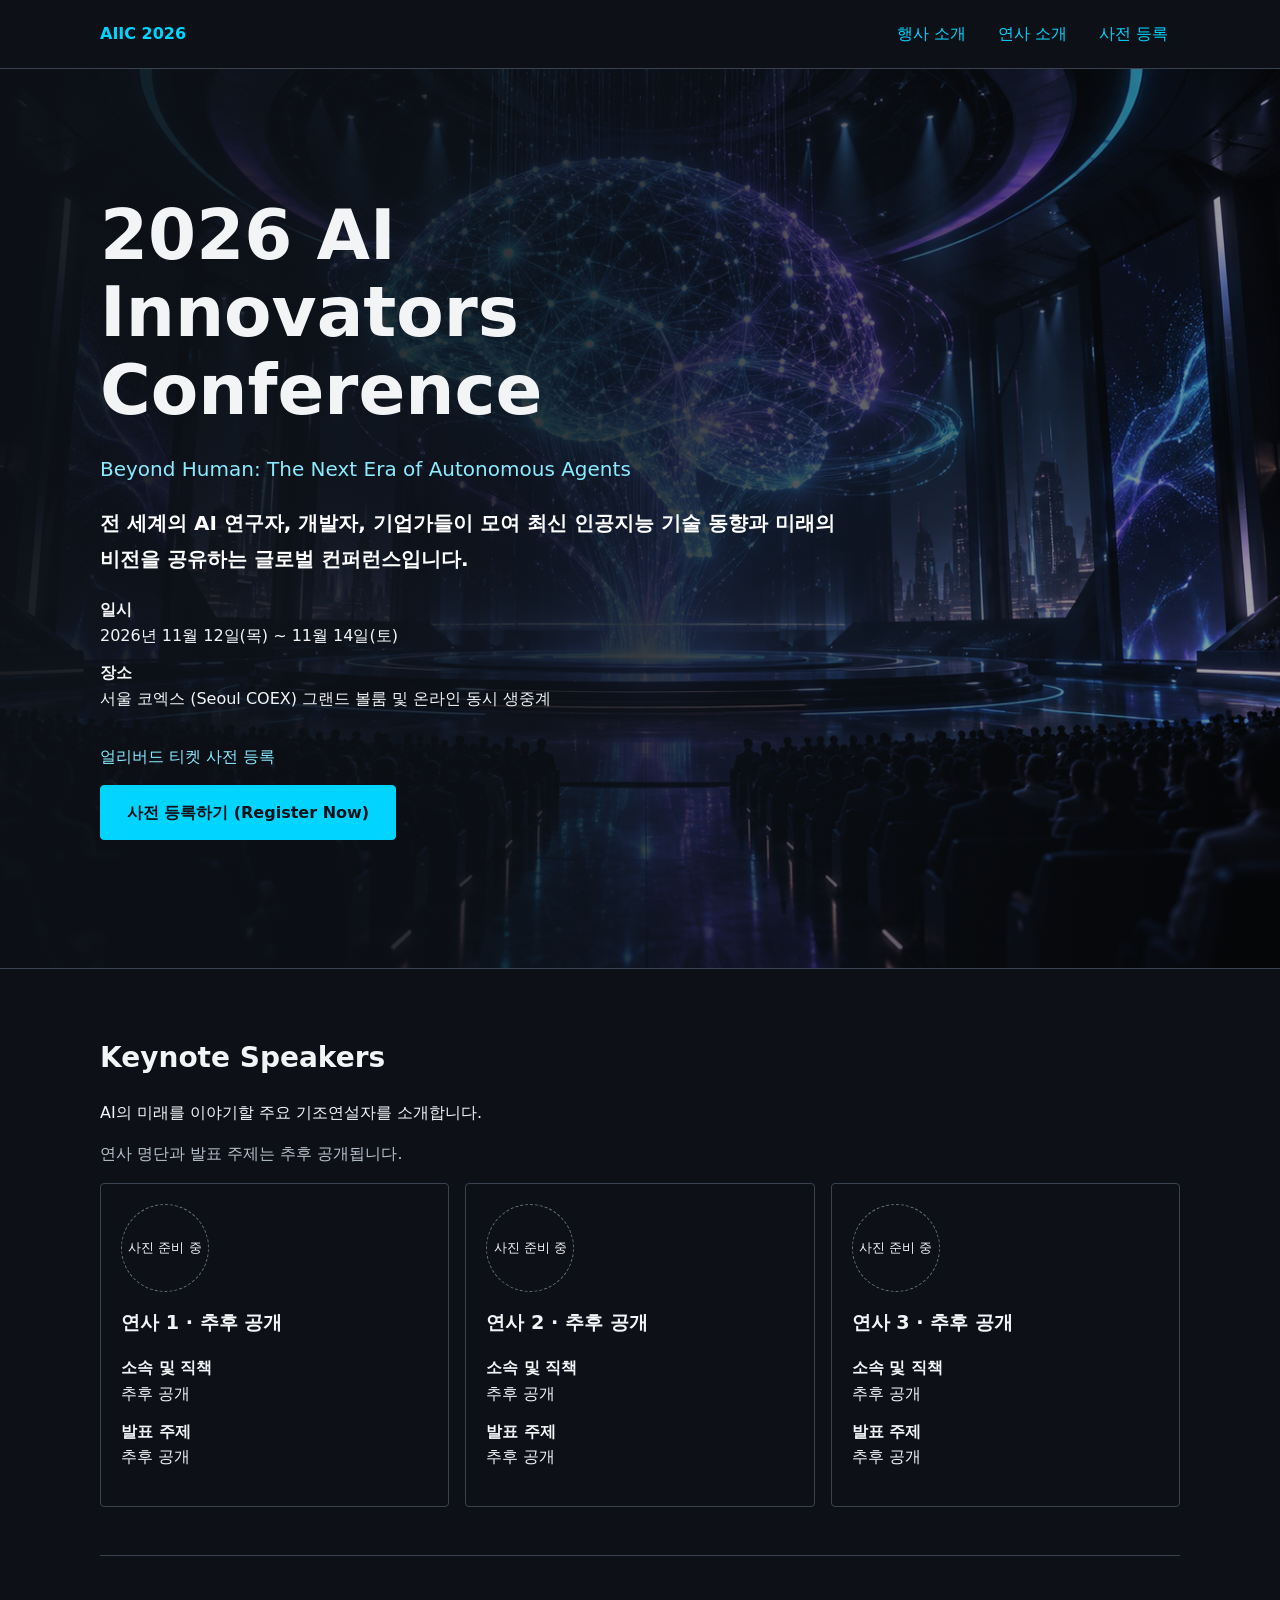
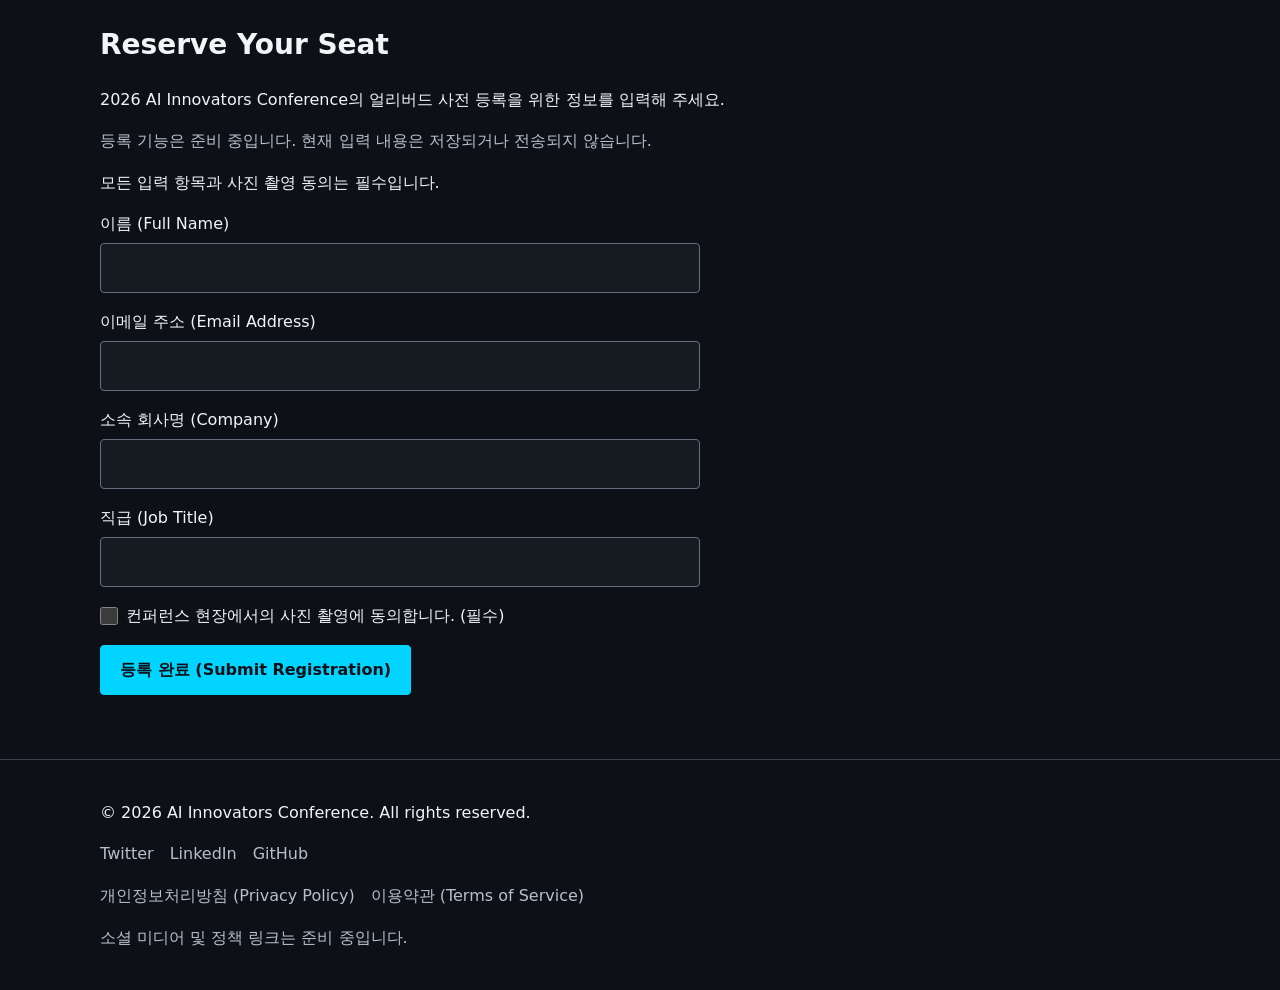
<file: ai-conference-landing/index.html>
<!DOCTYPE html>
<html lang="ko">
  <head>
    <meta charset="UTF-8" />
    <meta name="viewport" content="width=device-width, initial-scale=1.0" />
    <meta
      name="description"
      content="2026 AI Innovators Conference — 2026년 11월 12일부터 14일까지 서울 코엑스 그랜드 볼룸 및 온라인에서 열리는 글로벌 AI 컨퍼런스."
    />
    <title>2026 AI Innovators Conference | AIIC 2026</title>
    <link rel="stylesheet" href="styles.css" />
  </head>
  <body>
    <a class="skip-link" href="#main-content">본문 바로가기</a>

    <header class="site-header">
      <div class="container site-header__inner">
        <a class="site-header__brand" href="#hero" aria-label="AIIC 2026 행사 소개">AIIC 2026</a>
        <nav class="site-header__nav" aria-label="주요 메뉴">
          <ul class="link-list site-header__links">
            <li><a class="site-header__link" href="#hero">행사 소개</a></li>
            <li><a class="site-header__link" href="#speakers">연사 소개</a></li>
            <li><a class="site-header__link" href="#registration">사전 등록</a></li>
          </ul>
        </nav>
      </div>
    </header>

    <main id="main-content">
      <!-- 1. Hero: 전체 너비 배경 이미지 위에 행사 정보와 등록 CTA를 배치합니다. -->
      <section id="hero" class="hero" aria-labelledby="hero-title">
        <img
          class="hero__image"
          src="assets/ai-conference-cyberpunk.png"
          alt=""
          width="1672"
          height="941"
          fetchpriority="high"
        />
        <div class="container hero__inner">
          <div class="hero__content">
            <h1 id="hero-title" class="hero__title" lang="en">2026 AI Innovators Conference</h1>
            <p class="hero__subtitle" lang="en">Beyond Human: The Next Era of Autonomous Agents</p>
            <p class="hero__description">
              전 세계의 AI 연구자, 개발자, 기업가들이 모여 최신 인공지능 기술 동향과
              미래의 비전을 공유하는 글로벌 컨퍼런스입니다.
            </p>
            <dl class="detail-list">
              <dt class="detail-list__term">일시</dt>
              <dd class="detail-list__description">
                <time datetime="2026-11-12">2026년 11월 12일(목)</time> ~
                <time datetime="2026-11-14">11월 14일(토)</time>
              </dd>
              <dt class="detail-list__term">장소</dt>
              <dd class="detail-list__description">서울 코엑스 (Seoul COEX) 그랜드 볼룸 및 온라인 동시 생중계</dd>
            </dl>
            <p class="hero__ticket-note">얼리버드 티켓 사전 등록</p>
            <a class="button button--cta" href="#registration">사전 등록하기 <span class="button__translation" lang="en">(Register Now)</span></a>
          </div>
        </div>
      </section>

      <!-- 2. Speakers: 데스크톱 기준 3열 카드. 기획안의 연사 정보는 예시이며 확정 명단이 아닙니다. -->
      <section id="speakers" class="container page-section speakers" aria-labelledby="speakers-title">
        <h2 id="speakers-title" class="page-section__title" lang="en">Keynote Speakers</h2>
        <p>AI의 미래를 이야기할 주요 기조연설자를 소개합니다.</p>
        <p class="text-note">연사 명단과 발표 주제는 추후 공개됩니다.</p>

        <div class="speakers__grid">
          <!-- TODO: 각 카드에 확정된 연사의 사진, 이름, 소속, 직책, 발표 주제를 입력합니다. -->
          <article class="speaker-card" aria-labelledby="speaker-1-name">
            <div class="speaker-card__photo speaker-card__photo--placeholder" aria-hidden="true">사진 준비 중</div>
            <h3 id="speaker-1-name" class="speaker-card__name">연사 1 · 추후 공개</h3>
            <dl class="detail-list">
              <dt class="detail-list__term">소속 및 직책</dt>
              <dd class="detail-list__description">추후 공개</dd>
              <dt class="detail-list__term">발표 주제</dt>
              <dd class="detail-list__description">추후 공개</dd>
            </dl>
          </article>

          <article class="speaker-card" aria-labelledby="speaker-2-name">
            <div class="speaker-card__photo speaker-card__photo--placeholder" aria-hidden="true">사진 준비 중</div>
            <h3 id="speaker-2-name" class="speaker-card__name">연사 2 · 추후 공개</h3>
            <dl class="detail-list">
              <dt class="detail-list__term">소속 및 직책</dt>
              <dd class="detail-list__description">추후 공개</dd>
              <dt class="detail-list__term">발표 주제</dt>
              <dd class="detail-list__description">추후 공개</dd>
            </dl>
          </article>

          <article class="speaker-card" aria-labelledby="speaker-3-name">
            <div class="speaker-card__photo speaker-card__photo--placeholder" aria-hidden="true">사진 준비 중</div>
            <h3 id="speaker-3-name" class="speaker-card__name">연사 3 · 추후 공개</h3>
            <dl class="detail-list">
              <dt class="detail-list__term">소속 및 직책</dt>
              <dd class="detail-list__description">추후 공개</dd>
              <dt class="detail-list__term">발표 주제</dt>
              <dd class="detail-list__description">추후 공개</dd>
            </dl>
          </article>
        </div>
      </section>

      <!-- 3. Registration: 입력 항목과 사진 촬영 동의를 모두 필수로 구성합니다. -->
      <section id="registration" class="container page-section" aria-labelledby="registration-title">
        <h2 id="registration-title" class="page-section__title" lang="en">Reserve Your Seat</h2>
        <p>2026 AI Innovators Conference의 얼리버드 사전 등록을 위한 정보를 입력해 주세요.</p>
        <p id="registration-note" class="text-note">등록 기능은 준비 중입니다. 현재 입력 내용은 저장되거나 전송되지 않습니다.</p>
        <p id="required-note">모든 입력 항목과 사진 촬영 동의는 필수입니다.</p>

        <!-- TODO: 실제 접수 기능을 연결할 때 처리 주소와 개인정보 안내를 확정합니다. -->
        <form id="registration-form" class="registration-form" method="post" aria-describedby="registration-note required-note">
          <div class="registration-form__field">
            <label for="full-name">이름 <span lang="en">(Full Name)</span></label>
            <input id="full-name" class="registration-form__input" name="fullName" type="text" autocomplete="name" required />
          </div>
          <div class="registration-form__field">
            <label for="email">이메일 주소 <span lang="en">(Email Address)</span></label>
            <input id="email" class="registration-form__input" name="email" type="email" autocomplete="email" required />
          </div>
          <div class="registration-form__field">
            <label for="company">소속 회사명 <span lang="en">(Company)</span></label>
            <input id="company" class="registration-form__input" name="company" type="text" autocomplete="organization" required />
          </div>
          <div class="registration-form__field">
            <label for="job-title">직급 <span lang="en">(Job Title)</span></label>
            <input id="job-title" class="registration-form__input" name="jobTitle" type="text" autocomplete="organization-title" required />
          </div>
          <div class="registration-form__field">
            <label class="registration-form__consent" for="photo-consent">
              <input id="photo-consent" class="registration-form__checkbox" name="photoConsent" type="checkbox" value="agreed" required />
              <span>컨퍼런스 현장에서의 사진 촬영에 동의합니다. (필수)</span>
            </label>
          </div>
          <button id="registration-submit" class="button registration-form__submit" type="submit" disabled>
            등록 완료 <span class="button__translation" lang="en">(Submit Registration)</span>
          </button>
          <p id="registration-status" role="status" aria-live="polite"></p>
          <noscript><p>등록 폼의 입력 확인 기능을 사용하려면 JavaScript를 켜 주세요. 현재 실제 등록은 진행되지 않습니다.</p></noscript>
        </form>
      </section>
    </main>

    <!-- 4. Footer: 공식 주소가 제공되면 아래 placeholder 앵커에 href를 추가합니다. -->
    <footer class="site-footer">
      <div class="container">
        <p lang="en">© 2026 AI Innovators Conference. All rights reserved.</p>
        <!-- TODO: 공식 소셜 URL 확정 후 href 및 아이콘을 추가합니다. -->
        <nav class="site-footer__nav" aria-label="소셜 미디어">
          <ul class="link-list">
            <li><a class="site-footer__link" aria-disabled="true" lang="en">Twitter</a></li>
            <li><a class="site-footer__link" aria-disabled="true" lang="en">LinkedIn</a></li>
            <li><a class="site-footer__link" aria-disabled="true" lang="en">GitHub</a></li>
          </ul>
        </nav>
        <nav class="site-footer__nav" aria-label="정책 및 약관">
          <ul class="link-list">
            <li><a class="site-footer__link" aria-disabled="true">개인정보처리방침 <span lang="en">(Privacy Policy)</span></a></li>
            <li><a class="site-footer__link" aria-disabled="true">이용약관 <span lang="en">(Terms of Service)</span></a></li>
          </ul>
        </nav>
        <p class="text-note">소셜 미디어 및 정책 링크는 준비 중입니다.</p>
      </div>
    </footer>

    <script>
      // 정적 구조 확인용: 브라우저의 필수 입력 및 이메일 검증만 사용하며 전송하지 않습니다.
      const registrationForm = document.getElementById("registration-form");
      const registrationStatus = document.getElementById("registration-status");

      registrationForm.addEventListener("submit", (event) => {
        event.preventDefault();
        registrationStatus.textContent =
          "입력 확인이 완료되었습니다. 등록 기능은 준비 중이며, 실제 참가 신청이나 정보 저장은 진행되지 않았습니다.";
      });

      registrationForm.addEventListener("input", () => {
        registrationStatus.textContent = "";
      });

      document.getElementById("registration-submit").disabled = false;
    </script>
  </body>
</html>
</file>
<file: ai-conference-landing/styles.css>
/* BEM: block, block__element, block--modifier, block__element--modifier */

/* 1. 공통 디자인 토큰 */
:root {
  --color-background: #0d1117;
  --color-surface: #161b22;
  --color-text: #f3f4f6;
  --color-text-strong: #ffffff;
  --color-text-muted: #b6c0cc;
  --color-accent: #00d4ff;
  --color-accent-hover: #8aebff;
  --shadow-accent: 0 0 0.75rem rgb(0 212 255 / 35%), 0 0 1.5rem rgb(0 212 255 / 20%);
  --color-border: #39424e;
  --color-border-strong: #647080;

  --space-xs: 0.5rem;
  --space-sm: 0.75rem;
  --space-md: 1rem;
  --space-lg: 1.5rem;
  --space-xl: 2rem;
  --space-2xl: 3rem;

  --radius-sm: 4px;
  --radius-md: 8px;
  --border-default: 1px solid var(--color-border);

  color-scheme: dark;
  font-family: system-ui, -apple-system, BlinkMacSystemFont, "Segoe UI", sans-serif;
  line-height: 1.6;
  color: var(--color-text);
  background: var(--color-background);
}

/* 2. 기본 요소와 키보드 포커스 */
* {
  box-sizing: border-box;
}

html {
  scroll-behavior: smooth;
}

body {
  margin: 0;
}

a {
  color: var(--color-accent);
}

.hero__title,
.page-section__title,
.speaker-card__name {
  line-height: 1.3;
}

.hero__title {
  margin: 0 0 var(--space-lg);
  font-size: clamp(2.25rem, 5.4vw, 4.5rem);
  line-height: 1.12;
}

.page-section__title {
  font-size: 1.75rem;
}

.speaker-card__name {
  font-size: 1.2rem;
}

.button,
.registration-form__input {
  font: inherit;
}

:focus-visible {
  outline: 3px solid var(--color-accent);
  outline-offset: 4px;
}

/* 3. 페이지 레이아웃과 내비게이션 */
.container {
  width: min(100% - 2rem, 1080px);
  margin-inline: auto;
}

.site-header,
.site-footer {
  padding-block: var(--space-lg);
}

.site-header {
  padding-block: var(--space-sm);
  border-bottom: var(--border-default);
}

.site-header__inner,
.link-list {
  display: flex;
  flex-wrap: wrap;
  gap: var(--space-md);
}

.site-header__inner {
  align-items: center;
  justify-content: space-between;
}

.site-header__brand {
  display: inline-flex;
  align-items: center;
  min-height: 44px;
  font-weight: 700;
  text-decoration: none;
}

.link-list {
  padding: 0;
  margin: 0;
  list-style: none;
}

.site-header__links {
  gap: var(--space-xs);
}

.site-header__link {
  display: flex;
  align-items: center;
  justify-content: center;
  min-height: 44px;
  padding: var(--space-xs) var(--space-sm);
  border-radius: var(--radius-sm);
  text-align: center;
  text-decoration: none;
  word-break: keep-all;
}

.site-header__link:hover {
  color: var(--color-accent-hover);
  text-decoration: underline;
  text-underline-offset: 0.25em;
}

.page-section {
  padding-block: var(--space-2xl);
  scroll-margin-top: var(--space-md);
}

.page-section + .page-section,
.site-footer {
  border-top: var(--border-default);
}

/* 4. Hero와 공통 텍스트 */
.hero {
  position: relative;
  isolation: isolate;
  display: grid;
  align-items: center;
  min-height: 100vh;
  min-height: 100svh;
  padding-block: clamp(3rem, 7vw, 6rem);
  border-bottom: var(--border-default);
  background: var(--color-background);
}

.hero::before {
  position: absolute;
  z-index: -1;
  inset: 0;
  background: linear-gradient(90deg, rgb(13 17 23 / 94%) 0%, rgb(13 17 23 / 82%) 50%, rgb(13 17 23 / 35%) 100%);
  content: "";
  pointer-events: none;
}

.hero__inner {
  min-width: 0;
}

.hero__content {
  max-width: 46rem;
  overflow-wrap: anywhere;
}

.hero__subtitle {
  font-size: 1.25rem;
  color: var(--color-accent-hover);
}

.hero__description {
  font-size: clamp(1.1rem, 2vw, 1.25rem);
  font-weight: 700;
  line-height: 1.8;
  color: var(--color-text-strong);
}

.hero__ticket-note {
  margin-top: var(--space-xl);
  color: var(--color-accent-hover);
}

.text-note {
  color: var(--color-text-muted);
}

.detail-list__term {
  font-weight: 700;
}

.detail-list__description {
  margin: 0 0 var(--space-sm);
}

/* 5. 공통 버튼과 CTA 변형 */
.button {
  display: inline-block;
  max-width: 100%;
  min-height: 48px;
  padding: 0.7rem 1.2rem;
  border: 1px solid var(--color-accent);
  border-radius: var(--radius-sm);
  color: var(--color-background);
  background: var(--color-accent);
  font-weight: 700;
  text-align: center;
  text-decoration: none;
  overflow-wrap: anywhere;
  cursor: pointer;
  transition: background-color 160ms ease, border-color 160ms ease, box-shadow 160ms ease;
}

.button:focus-visible:not(:disabled) {
  border-color: var(--color-accent-hover);
  background: var(--color-accent-hover);
  box-shadow: var(--shadow-accent);
}

@media (hover: hover) {
  .button:hover:not(:disabled) {
    border-color: var(--color-accent-hover);
    background: var(--color-accent-hover);
    box-shadow: var(--shadow-accent);
  }
}

.button:disabled {
  opacity: 0.6;
  cursor: not-allowed;
}

.button--cta {
  padding: 0.85rem 1.6rem;
}

.button__translation {
  display: inline-block;
  max-width: 100%;
}

/* 6. Hero 이미지와 연사 카드 */
.hero__image {
  position: absolute;
  z-index: -2;
  inset: 0;
  display: block;
  width: 100%;
  height: 100%;
  object-fit: cover;
  object-position: center;
}

.speakers__grid {
  display: grid;
  grid-template-columns: repeat(6, minmax(0, 1fr));
  gap: var(--space-md);
}

.speaker-card {
  grid-column: span 2;
  min-width: 0;
  border: var(--border-default);
  border-radius: var(--radius-sm);
  padding: 1.25rem;
  overflow-wrap: anywhere;
}

.speaker-card__photo {
  width: 88px;
  height: 88px;
  margin: 0;
  border-radius: 50%;
  font-size: 0.8rem;
}

.speaker-card__photo--placeholder {
  display: grid;
  place-content: center;
  border: 1px dashed var(--color-border-strong);
  text-align: center;
}

/* 7. 등록 폼 */
.registration-form {
  max-width: 600px;
}

.registration-form__field {
  display: grid;
  gap: 0.4rem;
  margin-bottom: var(--space-md);
}

.registration-form__input {
  width: 100%;
  min-width: 0;
  padding: 0.7rem;
  border: 1px solid var(--color-border-strong);
  border-radius: var(--radius-sm);
  background: var(--color-surface);
  color: inherit;
}

.registration-form__consent {
  display: flex;
  align-items: flex-start;
  gap: var(--space-xs);
  cursor: pointer;
}

.registration-form__checkbox {
  flex-shrink: 0;
  width: 1.1rem;
  height: 1.1rem;
  margin: 0.25rem 0 0;
  accent-color: var(--color-accent);
}

/* 8. 푸터와 본문 바로가기 */
.site-footer__nav {
  margin-block: var(--space-md);
}

.site-footer__link[aria-disabled="true"] {
  color: var(--color-text-muted);
  text-decoration: none;
  cursor: default;
}

.skip-link {
  position: absolute;
  z-index: 1;
  top: var(--space-xs);
  left: var(--space-md);
  padding: var(--space-xs);
  background: var(--color-background);
  transform: translateY(-200%);
}

.skip-link:focus {
  transform: translateY(0);
}

/* 9. 카드 최소 너비 약 17rem 기준으로 전환하고 마지막 단독 카드는 중앙 정렬합니다. */
@media (max-width: 55rem) {
  .speakers__grid {
    grid-template-columns: repeat(4, minmax(0, 1fr));
  }

  .speaker-card:last-child:nth-child(odd) {
    grid-column: 2 / span 2;
  }
}

@media (max-width: 37rem) {
  .speakers__grid {
    grid-template-columns: 1fr;
  }

  .speaker-card,
  .speaker-card:last-child:nth-child(odd) {
    grid-column: auto;
  }
}

@media (max-width: 560px) {
  .site-header__inner {
    flex-direction: column;
    align-items: stretch;
    gap: var(--space-xs);
  }

  .site-header__brand {
    align-self: flex-start;
  }

  .site-header__links {
    display: grid;
    grid-template-columns: repeat(3, minmax(0, 1fr));
    gap: 0.25rem;
  }

  .site-header__link {
    padding-inline: var(--space-xs);
  }

  .hero {
    padding-block: var(--space-2xl);
  }

  .hero::before {
    background: rgb(13 17 23 / 85%);
  }

  .button--cta,
  .registration-form__submit {
    width: 100%;
  }

  .page-section {
    padding-block: var(--space-xl);
  }
}

/* 10. 시스템의 모션 감소 설정 존중 */
@media (prefers-reduced-motion: reduce) {
  html {
    scroll-behavior: auto;
  }

  .button {
    transition: none;
  }
}
</file>
